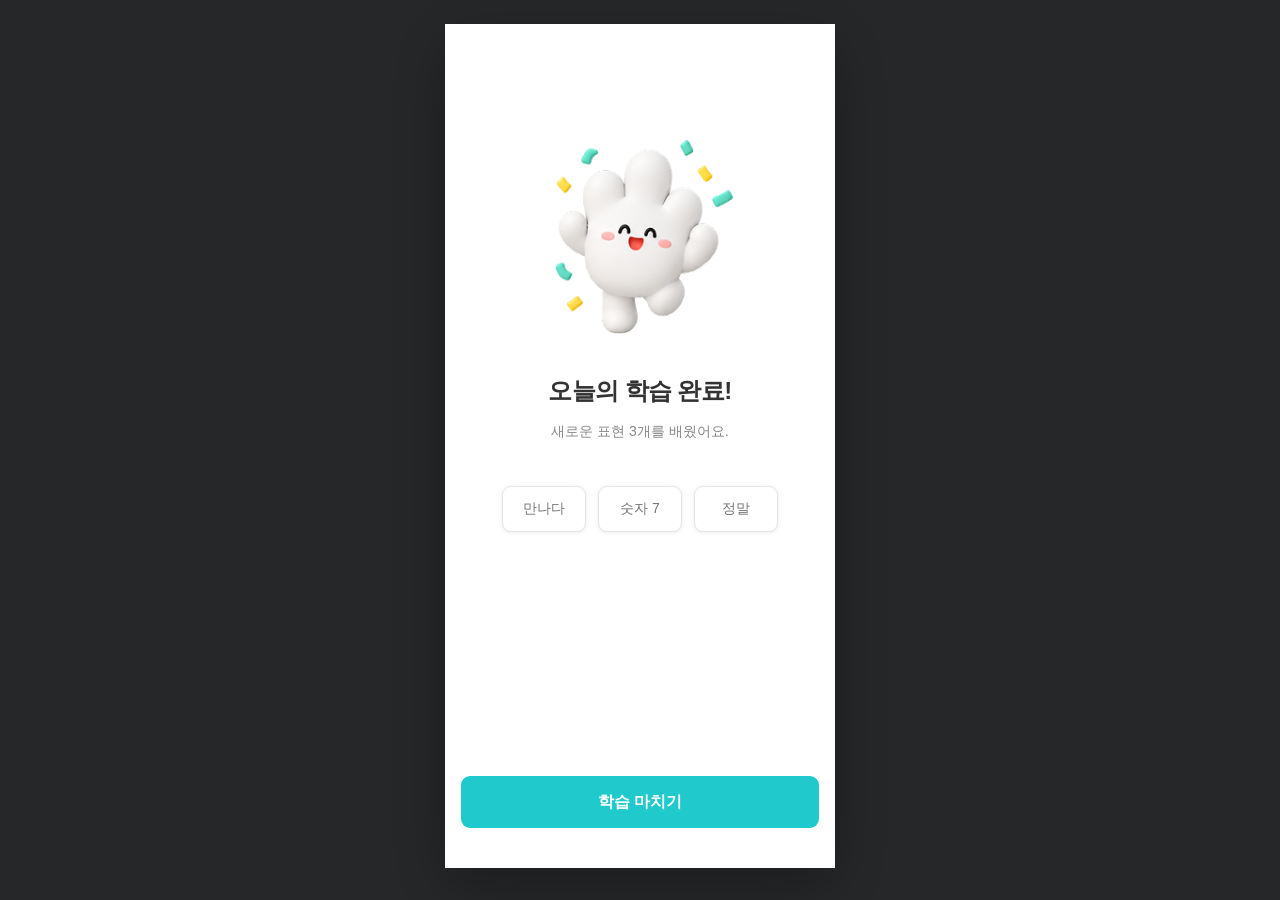
<file: final.html>
<!doctype html>
<html lang="ko">
<head>
  <meta charset="utf-8">
  <meta name="viewport"
        content="width=device-width,initial-scale=1,viewport-fit=cover">

  <title>SOODY | 학습 완료</title>

  <link rel="stylesheet" href="./mobile-design.css">
</head>

<body>

  <div class="phone final-page">

    <main class="final-content">

      <img
        class="final-character"
        src="./images/illu2.png"
        alt="학습 완료를 축하하는 캐릭터"
      >

      <div class="final-message">

        <h1>오늘의 학습 완료!</h1>

        <p>새로운 표현 3개를 배웠어요.</p>

      </div>

      <div class="final-words">

        <span class="final-word">만나다</span>

        <span class="final-word">숫자 7</span>

        <span class="final-word">정말</span>

      </div>

    </main>

    <div class="final-bottom">

      <a href="./index.html" class="final-finish-btn">
        학습 마치기
      </a>

    </div>

  </div>

<script defer src="./final.js"></script>

</body>
</html>
</file>
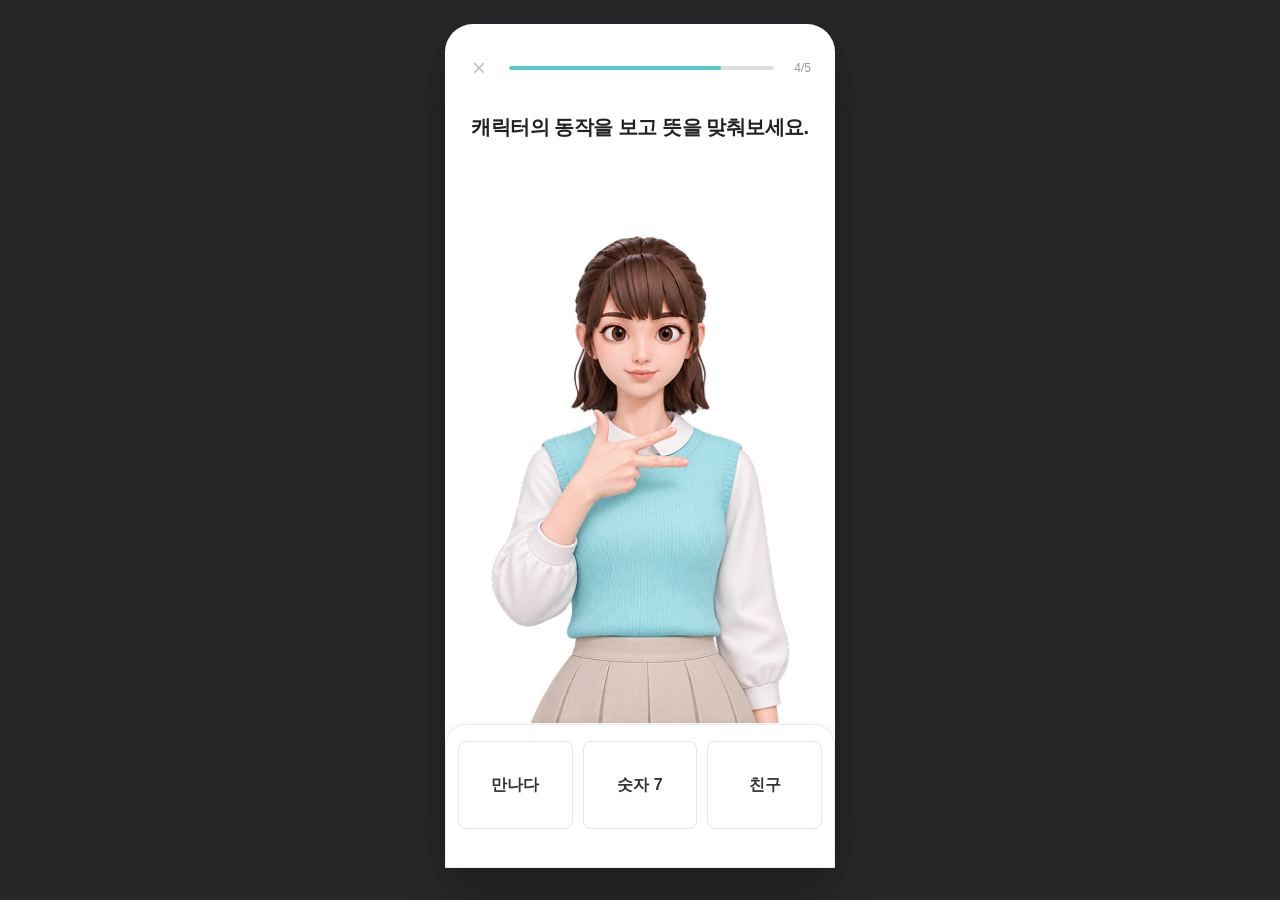
<file: index1.html>
<!doctype html>
<html lang="ko">
<head>
  <meta charset="utf-8">
  <meta name="viewport" content="width=device-width, initial-scale=1, viewport-fit=cover">
  <title>SOODY | 단어 맞추기</title>
  <link rel="stylesheet" href="./mobile-design.css">
</head>

<body>
  <div class="phone quiz-page">

    <header class="topbar">
      <a href="#" class="close" aria-label="닫기">×</a>

      <div class="progress">
        <span class="progress-fill" style="width:80%"></span>
      </div>

      <span class="progress-count">4/5</span>
    </header>

    <h1>캐릭터의 동작을 보고 뜻을 맞춰보세요.</h1>

    <section class="lesson quiz-lesson">
      <img
        class="tutor-gif"
        src="./images/sign-tutor2.png"
        alt="수어 동작"
      >
    </section>

    <div class="quiz-bottom">
      <div class="quiz-options">
        <button type="button" class="quiz-option" data-answer="친구">만나다</button>
        <button type="button" class="quiz-option" data-answer="학교">숫자 7</button>
        <button type="button" class="quiz-option" data-answer="선생님">친구</button>
      </div>
    </div>

    <!-- 정답 / 오답 바텀시트 -->
    <div class="quiz-overlay" id="quizOverlay" aria-hidden="true">
      <div class="quiz-result-sheet" role="dialog" aria-modal="true">
        <div class="quiz-result-title">
          <span class="quiz-result-icon" id="resultIcon">✓</span>
          <strong id="resultTitle"></strong>
        </div>

        <p class="quiz-result-description" id="resultDescription"></p>

        <button type="button" id="resultButton"></button>
      </div>
    </div>

  </div>

  <script>
    
const options = document.querySelectorAll(".quiz-option");
const overlay = document.getElementById("quizOverlay");
const resultTitle = document.getElementById("resultTitle");
const resultDescription = document.getElementById("resultDescription");
const resultButton = document.getElementById("resultButton");
const resultIcon = document.getElementById("resultIcon");

let isWaiting = false;

options.forEach(button => {
  button.addEventListener("click", () => {
    // 2초 대기 중에는 다른 카드 선택 불가
    if (isWaiting) return;

    isWaiting = true;

    const isCorrect = button.dataset.answer === "학교";

    // 기존 선택 상태 초기화
    options.forEach(option => {
      option.classList.remove("selected", "correct", "wrong");
    });

    // 1. 선택한 카드에 정답/오답 색상 표시
    button.classList.add(isCorrect ? "correct" : "wrong");

    // 2. 2초 후 바텀시트 표시
    setTimeout(() => {
      overlay.classList.toggle("is-wrong", !isCorrect);

      if (isCorrect) {
        resultIcon.textContent = "✓";
        resultTitle.textContent = "잘했어요!";
        resultDescription.textContent = "정확하게 맞혔어요!";
        resultButton.textContent = "다음으로";
      } else {
        resultIcon.textContent = "×";
        resultTitle.textContent = "다시 한번 해볼까요?";
        resultDescription.textContent =
          "동작을 천천히 확인하고 다시 선택해 보세요.";
        resultButton.textContent = "다시하기 ↻";
      }

      overlay.classList.add("show");
      overlay.setAttribute("aria-hidden", "false");

      isWaiting = false;

      resultButton.onclick = () => {
        if (isCorrect) {
        window.location.href = "./friend2.html";
          overlay.classList.remove("show");
        } else {
          overlay.classList.remove("show");

          // 오답일 경우 카드 초기화
          options.forEach(option => {
            option.classList.remove("selected", "correct", "wrong");
          });
        }

        overlay.setAttribute("aria-hidden", "true");
      };
    }, 1500);
  });
});

  </script>
</body>
</html>
</file>
<file: mobile-design.css>
/* ========================================
   SOODY 모바일 튜터링
   카메라 / MediaPipe 원본 구조 유지
======================================== */

* {
  box-sizing: border-box;
}

html {
  min-height: 100%;
  background: #252729;
}

body {
  position: relative;
  width: min(390px, 100vw);
  height: min(844px, 100dvh);
  min-height: 640px;
  margin: 24px auto;
  overflow: hidden;
  border-radius: 28px;
  background: #fff;
  color: #222;
  font-family: Pretendard, Arial, sans-serif;
  box-shadow: 0 18px 50px #0004;
}

.phone {
  position: absolute;
  inset: 0;
}

/* ========== 상단 진행률 ========== */

.topbar {
  position: relative;
  display: flex;
  align-items: center;
  gap: 20px;
  height: 76px;
  padding: 12px 24px 0;
}

.close {
  display: flex;
  align-items: center;
  justify-content: center;
  flex-shrink: 0;
  width: 20px;
  height: 30px;
  color: #bfc5c8;
  font-size: 24px;
  font-weight: 300;
  line-height: 1;
  text-decoration: none;
}

.progress {
  flex: 1;
  height: 4px;
  overflow: hidden;
  border-radius: 20px;
  background: #dedede;
}

.progress-fill {
  display: block;
  width: 33.333%;
  height: 100%;
  border-radius: inherit;
  background: #58c9c8;
}

.progress-count {
  flex-shrink: 0;
  color: #999;
  font-size: 12px;
  font-weight: 400;
}

/* ========== 학습 제목 ========== */

h1 {
  margin: 12px 12px 0;
  color: #222;
  font-size: 20px;
  font-weight: 700;
  line-height: 1.5;
  letter-spacing: -0.5px;
  text-align: center;
  white-space: nowrap;
}

/* ========== 튜터 ========== */

.lesson {
  position: absolute;
  top: 145px;
  bottom: 37%;
  left: 0;

  display: flex;
  flex-direction: column;
  align-items: center;
  justify-content: flex-end;

  width: 100%;
  overflow: hidden;
}

.tip {
  display: none;
}

.tutor-gif {
  display: block;
  width: auto;
  height: calc(100% - 18px);
  max-width: 100%;
  max-height: none;
  object-fit: contain;
  object-position: center bottom;
}

/* ========== 자막 카드 ========== */

.speech {
  position: absolute;
  z-index: 5;
  right: 20px;
  bottom: 16px;
  left: 20px;

  display: flex;
  align-items: center;
  justify-content: center;

  min-height: 44px;
  padding: 10px 16px;

  border: 1px solid #e7e7e7;
  border-radius: 9px;
  background: rgba(255, 255, 255, 0.97);
  box-shadow: 0 1px 5px rgba(0, 0, 0, 0.06);

  color: #333;
  font-size: 16px;
  font-weight: 400;
  text-align: center;
}

.speech strong {
  color: #58c9c8;
  font-weight: 700;
}

/* ========================================
   하단 카메라 — 기존 설정 그대로 유지
======================================== */

.camera-area {
  position: absolute;
  bottom: 0;
  left: 0;
  width: 100%;
  height: 37%;
  background: #1a1c1e;
  overflow: hidden;

}

.camera-area #video {
  position: absolute;
  inset: 0;
  width: 100%;
  height: 100%;
  object-fit: cover;
  transform: scaleX(-1);
  z-index: 1;
}

.camera-caption {
  position: absolute;
  left: 50%;
  bottom: 17px;
  transform: translateX(-50%);
  z-index: 55;
  background: #0009;
  color: white;
  padding: 8px 14px;
  border-radius: 30px;
  font-size: 11px;
  white-space: nowrap;
  pointer-events: none;
}

/* MediaPipe 손 인식 캔버스를 카메라 영역에 정렬 */


/* p5 손 인식 캔버스 — 하단 카메라에 맞추기 */

canvas.p5Canvas {
  position: absolute !important;

  top: auto !important;
  right: auto !important;
  bottom: 0 !important;
  left: 0 !important;

  width: 100% !important;
  height: 37% !important;

  object-fit: cover !important;
  transform: scaleX(-1) !important;
  transform-origin: center center;

  z-index: 50 !important;
  border: none !important;
  border-radius: 22px 22px 0 0;
  pointer-events: none !important;
  background: transparent !important;
}



#red1,
#green1,
#red2,
#red2-1,
#green2 {
  position: absolute;
  z-index: 70;
  width: 110px;
  max-width: 28%;
  top: 12px;
  right: 12px;
}

#green1,
#green2,
#red2-1 {
  visibility: hidden;
}

/* ========== 학습 완료 화면 ========== */

.next-btn {
  position: absolute;
  inset: 0;
  background: #000a;
  z-index: 5000;
  visibility: hidden;
  display: flex;
  align-items: center;
  justify-content: center;
  flex-direction: column;
  padding: 28px;
}

.nextimg {
  width: 220px;
  max-width: 100%;
  margin-bottom: 20px;
}

.next-btn button {
  border: 0;
  border-radius: 14px;
  width: 100%;
  padding: 16px;
  margin: 7px 0;
  background: #49cdbb;
  cursor: pointer;
}

.next-btn button:last-child {
  background: #ffffff44;
  border: 1px solid white;
}

.next-btn button a {
  font-size: 15px;
  color: white;
  text-decoration: none;
  font-weight: 700;
}

/* ========== 모바일 ========== */

@media (max-width: 430px) {
  body {
    margin: 0;
    border-radius: 0;
    height: 100dvh;
    min-height: 0;
  }

  .lesson {
    top: 145px;
  }
}

@media (max-height: 740px) {
  .topbar {
    height: 65px;
  }

  h1 {
    margin-top: 8px;
    font-size: 20px;
  }

  .lesson {
    top: 130px;
  }
}
/* p5 */


/* 성공 시 배경 어둡게 */
.next-btn {
  position: absolute;
  inset: 0;
  z-index: 5000;

  display: flex;
  align-items: flex-end;
  justify-content: center;

  padding: 0;
  background: rgba(0, 0, 0, 0.35);

  visibility: hidden;
}

/* 하단 성공 바텀시트 */
.success-sheet {
  width: 100%;
  padding: 20px 16px 40px;

  border-radius: 24px 24px 0 0;
  background: #fff;
}

.success-title {
  display: flex;
  align-items: center;
  gap: 8px;

  color: #20c5c7;
  font-size: 15px;
}

.success-check {
  display: flex;
  align-items: center;
  justify-content: center;

  width: 18px;
  height: 18px;

  border-radius: 50%;
  background: #20c5c7;

  color: white;
  font-size: 12px;
  font-weight: 700;
}

.success-description {
  margin: 16px 0 18px;

  color: #20bfc2;
  font-size: 12px;
  line-height: 1.5;
}

.success-sheet #btn1 {
  width: 100%;
  height: 42px;
  margin: 0;

  border: 0;
  border-radius: 6px;

  background: #56d7d8;
  color: #fff;

  font-size: 14px;
  font-weight: 700;
  cursor: pointer;
}


/* =====================================
   1단계 성공 바텀시트 위치 수정
===================================== */

.next-btn {
  position: absolute !important;
  inset: 0 !important;
  z-index: 5000;

  display: flex !important;
  flex-direction: column;
  align-items: stretch !important;
  justify-content: flex-end !important;

  padding: 0 !important;
  background: rgba(0, 0, 0, 0.35);
  visibility: hidden;
}

.success-sheet {
  width: 100%;
  flex-shrink: 0;
  padding: 20px 16px 40px;
  border-radius: 24px 24px 0 0;
  background: #fff;
}

.success-title {
  display: flex;
  align-items: center;
  gap: 8px;
  color: #20c5c7;
  font-size: 15px;
}

.success-check {
  display: flex;
  align-items: center;
  justify-content: center;
  width: 18px;
  height: 18px;
  border-radius: 50%;
  background: #20c5c7;
  color: #fff;
  font-size: 12px;
  font-weight: 700;
}

.success-description {
  margin: 16px 0 18px;
  color: #20bfc2;
  font-size: 12px;
  line-height: 1.5;
}

.success-sheet #btn1 {
  display: block;
  width: 100%;
  height: 42px;
  margin: 0;
  padding: 0;
  border: 0;
  border-radius: 6px;
  background: #56d7d8;
  color: #fff;
  font-size: 14px;
  font-weight: 700;
  cursor: pointer;
}

/* =====================================
   2단계 단어 맞추기 화면 수정
===================================== */


.quiz-lesson {
  top: 145px;
  bottom: 144px;
  justify-content: center;
}

.quiz-lesson .tutor-gif {
  width: auto;
  height: 100%;
  max-height: 100%;
  max-width: 90%;
  object-fit: contain;
}

.quiz-bottom {
  position: absolute;
  left: 0;
  bottom: 0;
  z-index: 10;

  display: flex;
  align-items: center;

  width: 100%;
  height: 22%;
  padding: 20px 12px 38px;

  border: 1px solid #ededed;
  border-radius: 22px 22px 0 0;
  background: #fff;
  box-shadow: 0 -2px 8px rgba(0, 0, 0, 0.03);
}

.quiz-options {
  display: flex;
  gap: 10px;
  width: 100%;
}

.quiz-option {
  position: relative;
  flex: 1;
  height: 64px;
  padding: 0 8px;

  border: 1px solid #e6e6e6;
  border-radius: 7px;
  background: #fff;

  color: #333;
  font-family: inherit;
  font-size: 14px;
  font-weight: 500;
  cursor: pointer;
}

.quiz-option.selected {
  border-color: #58c9c8;
  background: #e0f9f7;
  color: #1abbbd;
  font-weight: 700;
}

.quiz-option.correct::after {
  content: "✓";
  position: absolute;
  right: 4px;
  bottom: 4px;

  display: flex;
  align-items: center;
  justify-content: center;

  width: 14px;
  height: 14px;
  border-radius: 50%;
  background: #58c9c8;
  color: #fff;
  font-size: 10px;
}


/* =====================================
   2단계 퀴즈 선택지 및 정답/오답 바텀시트
===================================== */

/* 퀴즈 하단 영역 높이 */
.quiz-page {
  --quiz-sheet-height: 25%;
}

/* =====================================
   퀴즈 선택지 카드
===================================== */

/* 기본 선택지 */
.quiz-option,
.quiz-option.selected,
.quiz-option.correct,
.quiz-option.wrong {
  position: relative;

  height: 88px;
  box-sizing: border-box;

  border: 1px solid #e6e6e6;
  border-radius: 8px;

  background: #fff;
  color: #333;

  font-family: inherit;
  font-size: 16px;
  font-weight: 600;

  display: flex;
  align-items: center;
  justify-content: center;

  text-align: center;
  cursor: pointer;
}

/* 기본 상태에서 체크 아이콘 숨김 */
.quiz-option::after {
  display: none !important;
}

/* 정답 선택 시 민트색 */
.quiz-option.correct {
  border: 1px solid #58c9c8;
  background: #e0f9f7;
  color: #1abbbd;
  font-weight: 700;
}

/* 오답 선택 시 빨간색 */
.quiz-option.wrong {
  border: 1px solid #ff676b;
  background: #fff0f0;
  color: #ff676b;
  font-weight: 700;
}

/* =====================================
   정답 / 오답 카드 아이콘
===================================== */

.quiz-option.correct::after,
.quiz-option.wrong::after {
  position: absolute;
  right: 6px;
  bottom: 6px;

  display: flex !important;
  align-items: center;
  justify-content: center;

  width: 17px;
  height: 17px;

  border-radius: 50%;
  color: #fff;

  font-size: 12px;
  font-weight: 700;
  line-height: 1;
}

/* 정답: 민트색 체크 */
.quiz-option.correct::after {
  content: "✓";
  background: #58c9c8;
}

/* 오답: 빨간색 엑스 */
.quiz-option.wrong::after {
  content: "×";
  background: #ff676b;
}

/* =====================================
   퀴즈 선택지 하단 영역
===================================== */

.quiz-page .quiz-bottom {
  position: absolute !important;

  left: 0 !important;
  right: 0 !important;
  bottom: 0 !important;

  width: 100% !important;
  height: auto !important;
  min-height: 0 !important;

  padding: 16px 12px 38px;
  align-items: flex-start;

  box-sizing: border-box;
}

/* =====================================
   정답 / 오답 결과 오버레이
===================================== */

.quiz-page .quiz-overlay {
  position: absolute !important;
  inset: 0 !important;

  z-index: 5000;

  display: flex !important;
  flex-direction: column !important;
  align-items: stretch !important;
  justify-content: flex-end !important;

  width: 100% !important;
  height: 100% !important;

  padding: 0 !important;

  background: rgba(0, 0, 0, 0.35);
  visibility: hidden;
}

/* 결과 표시 */
.quiz-page .quiz-overlay.show {
  visibility: visible;
}

/* =====================================
   정답 / 오답 바텀시트
===================================== */

.quiz-page .quiz-overlay .quiz-result-sheet {
  position: relative !important;

  display: flex !important;
  flex-direction: column !important;
  justify-content: flex-start !important;

  width: 100% !important;
  min-width: 100% !important;

  height: auto !important;
  min-height: 0 !important;
  flex: 0 0 auto !important;

  margin: 0 !important;
  padding: 20px 16px 40px !important;

  box-sizing: border-box;

  border-radius: 24px 24px 0 0;
  background: #fff;
}

/* =====================================
   결과 바텀시트 내부 요소
===================================== */

/* 제목 */
.quiz-result-title {
  display: flex;
  align-items: center;
  gap: 8px;

  color: #20c5c7;
  font-size: 15px;
  font-weight: 700;
}

/* 제목 아이콘 */
.quiz-result-icon {
  display: flex;
  align-items: center;
  justify-content: center;

  width: 18px;
  height: 18px;

  border-radius: 50%;

  background: #20c5c7;
  color: #fff;

  font-size: 12px;
  font-weight: 700;
}

/* 설명 */
.quiz-result-description {
  margin: 16px 0 18px;

  color: #20bfc2;
  font-size: 12px;
  line-height: 1.5;
}

/* 다음 버튼 */
#resultButton {
  display: block;

  width: 100%;
  height: 45px;
  padding: 0;

  border: 0;
  border-radius: 7px;

  background: #56d7d8;
  color: #fff;

  font-family: inherit;
  font-size: 14px;
  font-weight: 700;

  cursor: pointer;
}

/* =====================================
   오답 바텀시트 색상  h1
===================================== */

.quiz-overlay.is-wrong .quiz-result-title,
.quiz-overlay.is-wrong .quiz-result-description {
  color: #ff676b;
}

.quiz-overlay.is-wrong .quiz-result-icon,
.quiz-overlay.is-wrong #resultButton {
  background: #ff676b;
}

.quiz-overlay.is-wrong .quiz-result-description {
  color: #888;
}




.success-title strong {
    font-size: 18px;
    font-weight: 700;
    line-height: 26px;
}

.success-check {
    width: 20px;
    height: 20px;
    font-size: 13px;
}

.success-description {
    font-size: 14px;
    line-height: 21px;
}

.success-sheet #btn1 {
    font-size: 16px;
    font-weight: 700;
}

/* =====================================
   문장 보고 수어로 표현하기
===================================== */

/* 문장 학습 영역 h1*/

.sentence-page .lesson {
  top: 115px;
  bottom: 44%;

  display: flex;
  flex-direction: column;
  align-items: center;
  justify-content: center;

  gap: 16px;
  padding: 0 20px 16px;
}

/* 일러스트 */

.sentence-page .illu1 {
  position: static;
  display: block;

  width: 100%;
  height: auto;
  max-height: calc(100% - 60px);
  min-height: 0;

  object-fit: contain;
  object-position: center;
}

/* 문장 카드 */

.sentence-page .speech {
  position: static;

  width: 100%;
  min-height: 44px;
  flex-shrink: 0;

  margin: 0;
  padding: 12px 16px;

  font-size: 16px;
  line-height: 1.5;
  letter-spacing: -0.3px;

  border: 1px solid #e7e7e7;
  border-radius: 9px;
  background: #fff;
}

.sentence-page .speech strong {
  color: #58c9c8;
  font-weight: 700;
}

/* 카메라 영역 */

.sentence-page .camera-area {
  top: auto;
  bottom: 0;
  height: 44%;
  overflow: hidden;
}

/* ===================================
   학습 완료 페이지
=================================== */

.final-page {
    background: #ffffff;
    overflow: hidden;
}

/* 학습 완료 콘텐츠 */

.final-page .final-content {
    position: absolute;
    top: 12%;
    left: 0;
    width: 100%;

    display: flex;
    flex-direction: column;
    align-items: center;

    padding: 0 20px;
}

/* 축하 캐릭터 */

.final-page .final-character {
    display: block;

    width: 220px;
    height: 220px;

    object-fit: contain;
    margin-bottom: 28px;
}

/* 학습 완료 문구 */

.final-page .final-message {
    width: 100%;
    text-align: center;
}

.final-page .final-message h1 {
    margin: 0;

    font-size: 24px;
    font-weight: 700;
    line-height: 1.5;
    letter-spacing: -0.6px;

    color: #333333;
}

.final-page .final-message p {
    margin: 12px 0 0;

    font-size: 14px;
    font-weight: 400;
    line-height: 1.5;

    color: #888888;
}

/* 오늘 배운 단어 */

.final-page .final-words {
    display: flex;
    align-items: center;
    justify-content: center;

    flex-wrap: wrap;
    gap: 12px;

    width: 100%;
    margin-top: 44px;
}

.final-page .final-word {
    display: flex;
    align-items: center;
    justify-content: center;

    min-width: 84px;
    height: 46px;

    padding: 0 20px;

    background: #ffffff;
    border: 1px solid #e5e5e5;
    border-radius: 9px;

    box-shadow: 0 1px 4px rgba(0, 0, 0, 0.08);

    font-size: 14px;
    font-weight: 400;
    color: #777777;
}

/* 하단 버튼 영역 */

.final-page .final-bottom {
    position: absolute;
    bottom: 40px;
    left: 0;

    width: 100%;
    padding: 0 16px;
}

/* 학습 마치기 버튼 */

.final-page .final-finish-btn {
    display: flex;
    align-items: center;
    justify-content: center;

    width: 100%;
    height: 52px;

    border: none;
    border-radius: 9px;

    background: #20c9cb;
    color: #ffffff;

    font-size: 16px;
    font-weight: 700;
    text-decoration: none;

    cursor: pointer;
}

.final-page .final-finish-btn:active {
    background: #19b9bb;
}

/* 높이가 작은 화면 대응close*/

@media (max-height: 740px) {

    .final-page .final-content {
        top: 8%;
    }

    .final-page .final-character {
        width: 190px;
        height: 190px;
        margin-bottom: 20px;
    }

    .final-page .final-words {
        margin-top: 32px;
    }

    .final-page .final-bottom {
        bottom: 24px;
    }
}

body:has(.sentence-page) canvas.p5Canvas {
    height: 44% !important;
}
</file>
